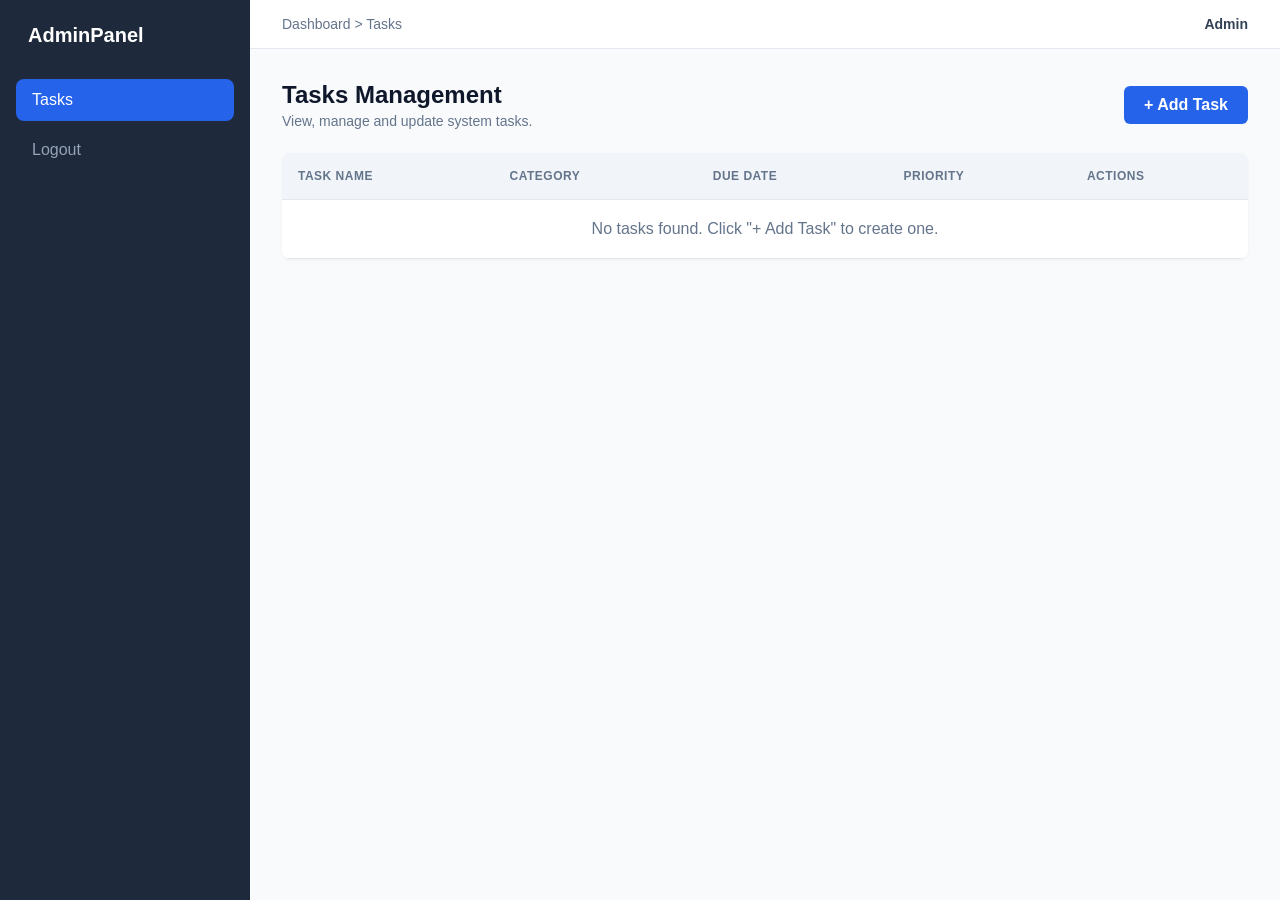
<file: index.html>
<!DOCTYPE html>
<html lang="en">
<head>
    <meta charset="UTF-8">
    <title>Dashboard - Tasks Management</title>
    <link rel="stylesheet" href="style.css">
</head>
<body>
    <div class="dashboard">
        <div class="sidebar">
            <h2>AdminPanel</h2>
            <ul>
                <li class="active">Tasks</li>
                <li>Logout</li>
            </ul>
        </div>

        <main class="main-content">
            <header class="top-header">
                <span>Dashboard > Tasks</span>
                <span class="user-profile">Admin</span>
            </header>

            <section class="tasks-section">
                <div class="header-row">
                    <div>
                        <h2>Tasks Management</h2>
                        <p>View, manage and update system tasks.</p>
                    </div>
                    <a href="addTask.html" class="btn-add">+ Add Task</a>
                </div>

                <table>
                    <thead>
                        <tr>
                            <th>TASK NAME</th>
                            <th>CATEGORY</th>
                            <th>DUE DATE</th>
                            <th>PRIORITY</th>
                            <th>ACTIONS</th>
                        </tr>
                    </thead>
                    <tbody id="tasksTableBody">
            
                    </tbody>
                </table>
            </section>
        </main>
    </div>

    <script src="main.js"></script>
</body>
</html>
</file>
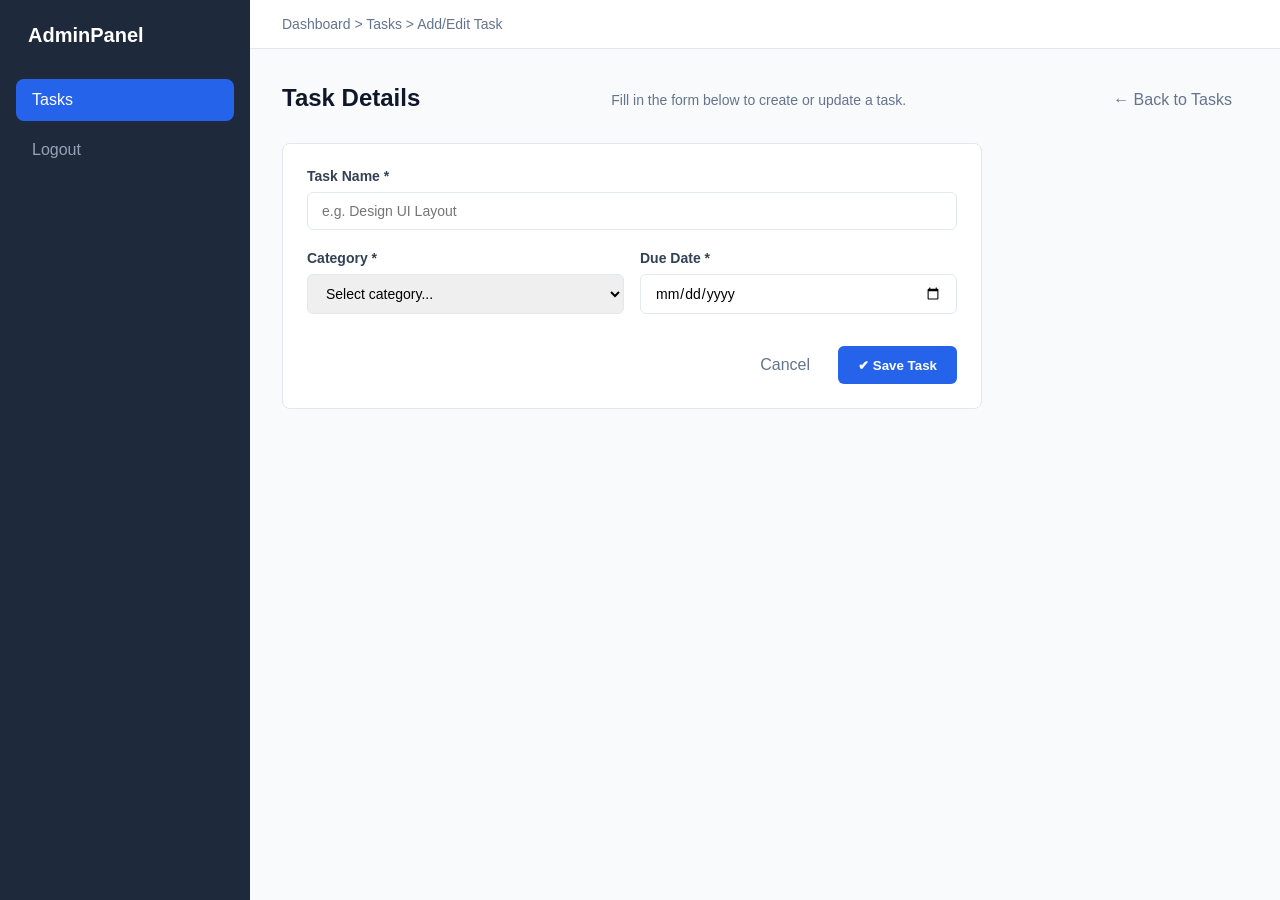
<file: addTask.html>
<!DOCTYPE html>
<html lang="en">
<head>
    <meta charset="UTF-8">
    <title>Add / Edit Task</title>
    <link rel="stylesheet" href="style.css">
</head>
<body>
    <div class="dashboard">
        <div class="sidebar">
            <h2>AdminPanel</h2>
            <ul>
                <li class="active">Tasks</li>
                <li>Logout</li>
            </ul>
        </div>

        <main class="main-content">
            <header class="top-header">
                <span>Dashboard > Tasks > Add/Edit Task</span>
            </header>

            <section class="form-section">
                <div class="form-header">
                    <h2>Task Details</h2>
                    <p>Fill in the form below to create or update a task.</p>
                    <a href="index.html" class="btn-back">← Back to Tasks</a>
                </div>

                <form id="taskForm">
                    <div class="form-group">
                        <label>Task Name *</label>
                        <input type="text" id="taskName" placeholder="e.g. Design UI Layout" required>
                    </div>

                    <div class="form-row">
                        <div class="form-group">
                            <label>Category *</label>
                            <select id="taskCategory" required>
                                <option value="">Select category...</option>
                                <option value="Development">Development</option>
                                <option value="Design">Design</option>
                                <option value="Testing">Testing</option>
                            </select>
                        </div>
                        <div class="form-group">
                            <label>Due Date *</label>
                            <input type="date" id="taskDate" required>
                        </div>
                    </div>

                    <div class="form-actions">
                        <a href="index.html" class="btn-cancel">Cancel</a>
                        <button type="submit" class="btn-save">✔ Save Task</button>
                    </div>
                </form>
            </section>
        </main>
    </div>

    <script src="main.js"></script>
</body>
</html>
</file>
<file: style.css>
* {
    margin: 0;
    padding: 0;
    box-sizing: border-box;
    font-family: 'Segoe UI', Tahoma, Geneva, Verdana, sans-serif;
}

:root {
    --bg-dark: #0f172a;
    --sidebar-bg: #1e293b;
    --main-bg: #f8fafc;
    --card-bg: #ffffff;
    --primary-color: #2563eb;
    --primary-hover: #1d4ed8;
    --text-main: #334155;
    --text-muted: #64748b;
    --border-color: #e2e8f0;
    --danger-color: #ef4444;
}

body {
    background-color: var(--main-bg);
    color: var(--text-main);
}

.dashboard {
    display: flex;
    min-height: 100vh;
}

.sidebar {
    width: 250px;
    background-color: var(--sidebar-bg);
    color: #ffffff;
    padding: 24px 16px;
    display: flex;
    flex-direction: column;
}

.sidebar h2 {
    font-size: 20px;
    margin-bottom: 32px;
    color: #ffffff;
    padding-left: 12px;
}

.sidebar ul {
    list-style: none;
}

.sidebar li {
    padding: 12px 16px;
    border-radius: 8px;
    margin-bottom: 8px;
    cursor: pointer;
    color: #94a3b8;
    transition: all 0.2s ease;
}

.sidebar li.active, .sidebar li:hover {
    background-color: var(--primary-color);
    color: #ffffff;
}

.main-content {
    flex: 1;
    display: flex;
    flex-direction: column;
}

.top-header {
    background-color: #ffffff;
    padding: 16px 32px;
    border-bottom: 1px solid var(--border-color);
    display: flex;
    justify-content: space-between;
    align-items: center;
    color: var(--text-muted);
    font-size: 14px;
}

.user-profile {
    font-weight: 600;
    color: var(--text-main);
}

.tasks-section, .form-section {
    padding: 32px;
}

.header-row, .form-header {
    display: flex;
    justify-content: space-between;
    align-items: center;
    margin-bottom: 24px;
}

.header-row h2, .form-header h2 {
    font-size: 24px;
    color: #0f172a;
    margin-bottom: 4px;
}

.header-row p, .form-header p {
    color: var(--text-muted);
    font-size: 14px;
}

.btn-add, .btn-save {
    background-color: var(--primary-color);
    color: #ffffff;
    padding: 10px 20px;
    border-radius: 6px;
    text-decoration: none;
    border: none;
    font-weight: 600;
    cursor: pointer;
    transition: background-color 0.2s;
}

.btn-add:hover, .btn-save:hover {
    background-color: var(--primary-hover);
}

.btn-back, .btn-cancel {
    color: var(--text-muted);
    text-decoration: none;
    padding: 10px 16px;
    font-weight: 500;
}

.btn-update {
    background-color: transparent;
    color: var(--primary-color);
    border: 1px solid var(--primary-color);
    padding: 6px 12px;
    border-radius: 4px;
    cursor: pointer;
    margin-right: 6px;
    transition: all 0.2s;
}

.btn-update:hover {
    background-color: var(--primary-color);
    color: #ffffff;
}

.btn-delete {
    background-color: transparent;
    color: var(--danger-color);
    border: 1px solid var(--danger-color);
    padding: 6px 12px;
    border-radius: 4px;
    cursor: pointer;
    transition: all 0.2s;
}

.btn-delete:hover {
    background-color: var(--danger-color);
    color: #ffffff;
}

table {
    width: 100%;
    border-collapse: collapse;
    background-color: var(--card-bg);
    border-radius: 8px;
    overflow: hidden;
    box-shadow: 0 1px 3px rgba(0, 0, 0, 0.05);
}

th, td {
    padding: 16px;
    text-align: left;
    border-bottom: 1px solid var(--border-color);
}

th {
    background-color: #f1f5f9;
    color: var(--text-muted);
    font-size: 12px;
    text-transform: uppercase;
    letter-spacing: 0.5px;
}

.badge {
    background-color: #e0e7ff;
    color: #4338ca;
    padding: 4px 10px;
    border-radius: 12px;
    font-size: 12px;
    font-weight: 600;
}

#taskForm {
    background-color: var(--card-bg);
    padding: 24px;
    border-radius: 8px;
    border: 1px solid var(--border-color);
    max-width: 700px;
}

.form-group {
    display: flex;
    flex-direction: column;
    margin-bottom: 20px;
}

.form-group label {
    font-size: 14px;
    font-weight: 600;
    margin-bottom: 8px;
    color: var(--text-main);
}

.form-group input, .form-group select {
    padding: 10px 14px;
    border: 1px solid var(--border-color);
    border-radius: 6px;
    font-size: 14px;
    outline: none;
    transition: border-color 0.2s;
}

.form-group input:focus, .form-group select:focus {
    border-color: var(--primary-color);
}

.form-row {
    display: flex;
    gap: 16px;
}

.form-row .form-group {
    flex: 1;
}

.form-actions {
    display: flex;
    justify-content: flex-end;
    gap: 12px;
    margin-top: 12px;
}
</file>
